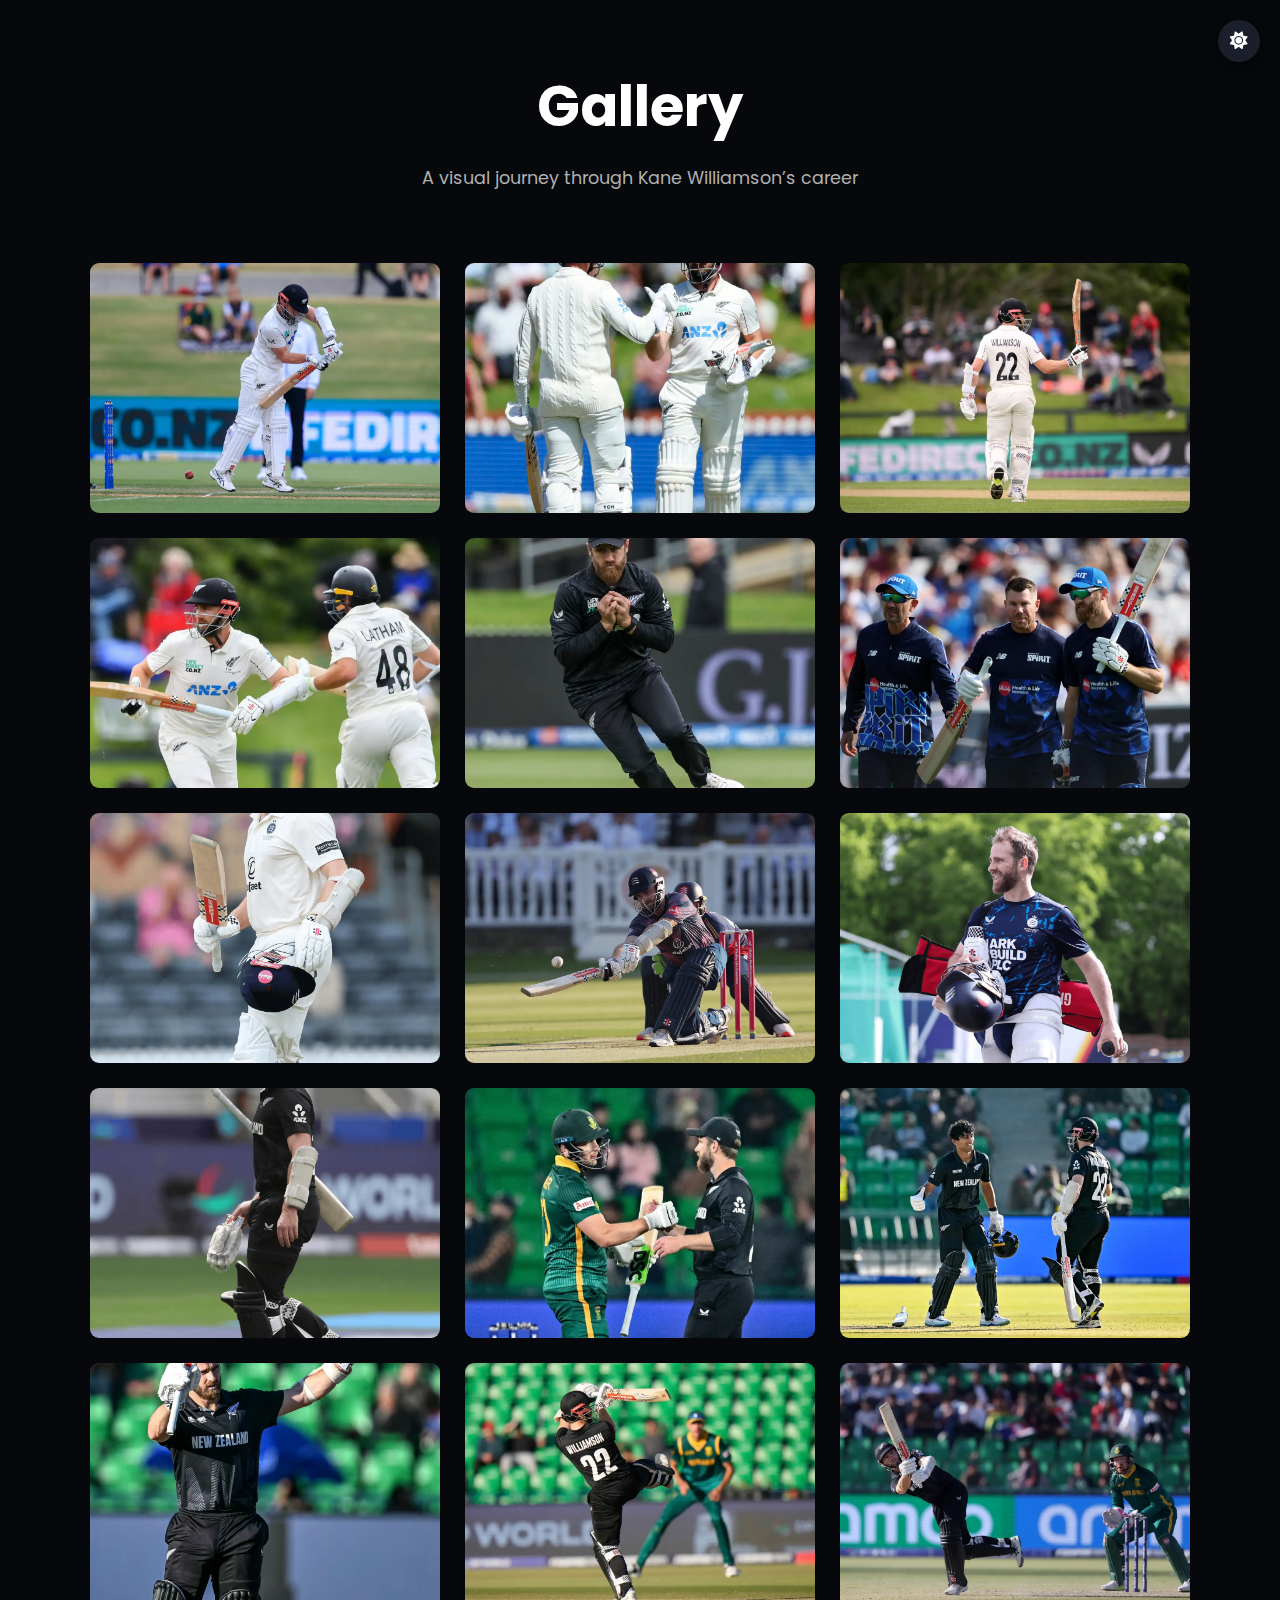
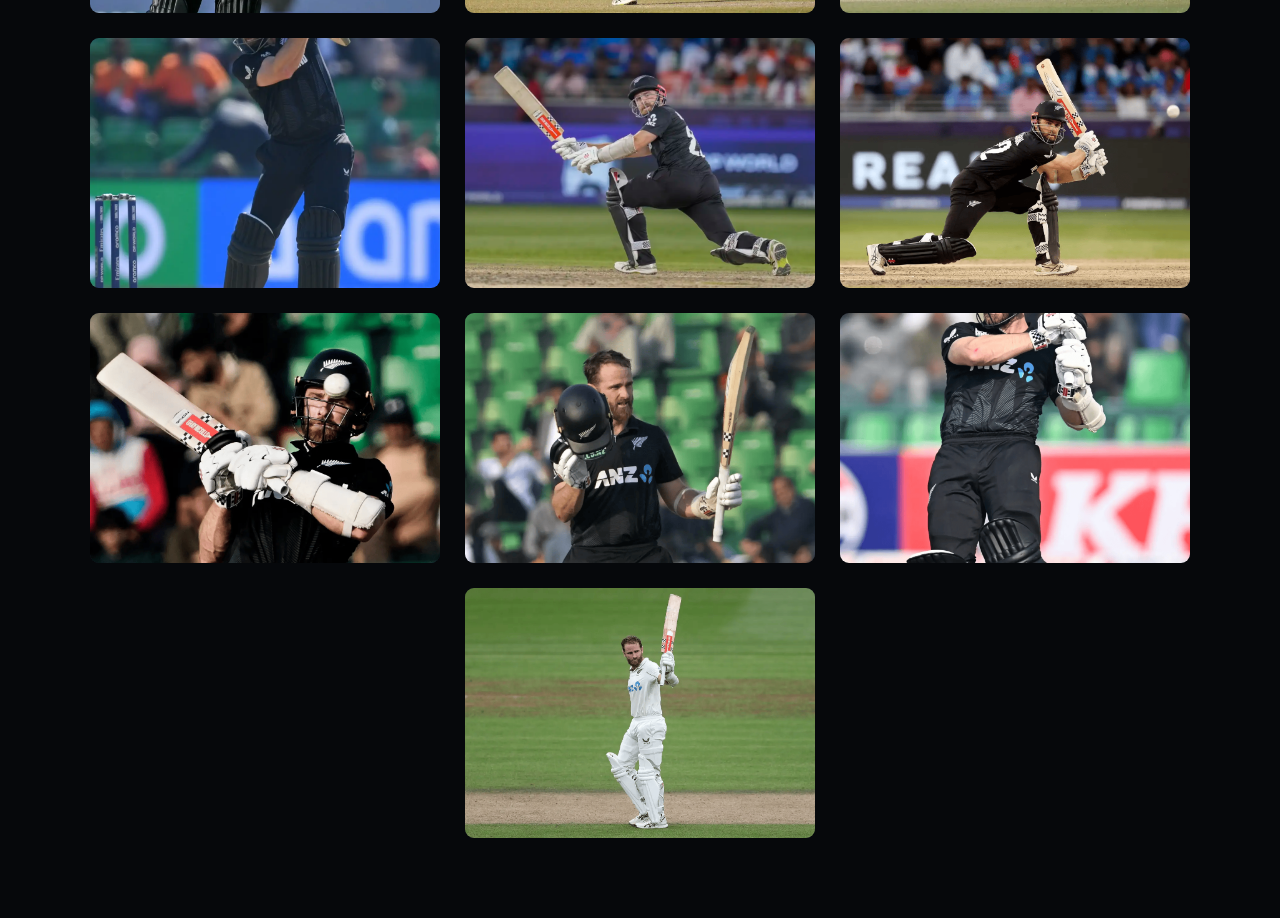
<file: gallery.html>
<!DOCTYPE html>
<html lang="en">
<head>
  <meta charset="UTF-8" />
  <title>Kane Williamson | Gallery</title>


  <link rel="stylesheet" href="gallery.css"/>


  <link rel="stylesheet" href="https://cdnjs.cloudflare.com/ajax/libs/font-awesome/6.5.0/css/all.min.css">
  



</head>
<body>


    <button class="theme-toggle" id="themeToggle">
        <i class="fa-solid fa-sun"></i>
    </button>
  <header class="gallery-header">
    <h1>Gallery</h1>
    <p>A visual journey through Kane Williamson’s career</p>
  </header>

  
  <section class="gallery-section">

    <div class="gallery-container">

      <!-- Images 4 → 25 -->
      <div class="gallery-item"><img src="assets/4.png" alt="Kane Williamson"></div>
      <div class="gallery-item"><img src="assets/5.png" alt="Kane Williamson"></div>
      <div class="gallery-item"><img src="assets/6.png" alt="Kane Williamson"></div>
      <div class="gallery-item"><img src="assets/7.png" alt="Kane Williamson"></div>
      <div class="gallery-item"><img src="assets/8.png" alt="Kane Williamson"></div>
      <div class="gallery-item"><img src="assets/9.png" alt="Kane Williamson"></div>

      <div class="gallery-item"><img src="assets/10.png" alt="Kane Williamson"></div>
      <div class="gallery-item"><img src="assets/11.png" alt="Kane Williamson"></div>
      <div class="gallery-item"><img src="assets/12.png" alt="Kane Williamson"></div>
      <div class="gallery-item"><img src="assets/13.png" alt="Kane Williamson"></div>
      <div class="gallery-item"><img src="assets/14.png" alt="Kane Williamson"></div>
      <div class="gallery-item"><img src="assets/15.png" alt="Kane Williamson"></div>

      <div class="gallery-item"><img src="assets/16.png" alt="Kane Williamson"></div>
      <div class="gallery-item"><img src="assets/17.png" alt="Kane Williamson"></div>
      <div class="gallery-item"><img src="assets/18.png" alt="Kane Williamson"></div>
      <div class="gallery-item"><img src="assets/19.png" alt="Kane Williamson"></div>
      <div class="gallery-item"><img src="assets/20.png" alt="Kane Williamson"></div>
      <div class="gallery-item"><img src="assets/21.png" alt="Kane Williamson"></div>

      <div class="gallery-item"><img src="assets/22.png" alt="Kane Williamson"></div>
      <div class="gallery-item"><img src="assets/23.png" alt="Kane Williamson"></div>
      <div class="gallery-item"><img src="assets/24.png" alt="Kane Williamson"></div>
      <div class="gallery-item"><img src="assets/25.png" alt="Kane Williamson"></div>

    </div>

  </section>
  <script>
        const toggleBtn = document.getElementById("themeToggle");
        const body = document.body;
        const icon = toggleBtn.querySelector("i");

        toggleBtn.addEventListener("click", () => {
            body.classList.toggle("light-mode");

            // Switch icon
            if (body.classList.contains("light-mode")) {
            icon.classList.remove("fa-sun");
            icon.classList.add("fa-moon");
            } else {
            icon.classList.remove("fa-moon");
            icon.classList.add("fa-sun");
            }
        });
    </script>

</body>
</html>
</file>
<file: gallery.css>
/* RESET */

@import url('https://fonts.googleapis.com/css2?family=Anton&family=BBH+Bartle&family=Geom:ital,wght@0,300..900;1,300..900&family=Lexend:wght@100..900&family=Montserrat:ital,wght@0,100..900;1,100..900&family=Poppins:ital,wght@0,100;0,200;0,300;0,400;0,500;0,600;0,700;0,800;0,900;1,100;1,200;1,300;1,400;1,500;1,600;1,700;1,800;1,900&display=swap');

* {
  margin: 0;
  padding: 0;
  box-sizing: border-box;
  font-family: 'Poppins';
}

body {
  background-color: #06080b;
  color: #ffffff;
  font-family: system-ui, -apple-system, BlinkMacSystemFont, sans-serif;
}

/* HEADER */
.gallery-header {
  text-align: center;
  padding: 4rem 1.5rem 2.5rem;
}

.gallery-header h1 {
  font-size: 3.5rem;
  font-weight: 700;
  margin-bottom: 1rem;
}

.gallery-header p {
  font-size: 1.1rem;
  color: #b0b0b0;
}

/* GALLERY SECTION */
.gallery-section {
  padding: 2rem 3rem 5rem;
}

/* FLEX CONTAINER */
.gallery-container {
  display: flex;
  flex-wrap: wrap;
  justify-content: center;
  gap: 25px;
}

/* IMAGE CARD */
.gallery-item {
  width: 350px;
  height: 250px;
  border-radius: 9px;
  overflow: hidden;
  background-color: #1a1f2b;
  transition: transform 0.3s ease, box-shadow 0.3s ease;
}

/* IMAGE */
.gallery-item img {
  width: 100%;
  height: 100%;
  object-fit: cover;
}

/* HOVER EFFECT */
.gallery-item:hover {
  transform: translateY(-6px) scale(1.03);
  box-shadow: 0 18px 40px rgba(0, 0, 0, 0.6);
}

.theme-toggle {
  position: fixed;
  top: 20px;
  right: 20px;

  width: 42px;
  height: 42px;
  border-radius: 50%;

  border: none;
  background-color: #1a1f2b;
  color: #fff;

  display: flex;
  align-items: center;
  justify-content: center;

  cursor: pointer;
  font-size: 1.1rem;

  box-shadow: 0 6px 20px rgba(0, 0, 0, 0.5);
  transition: background 0.3s ease, color 0.3s ease;
}


body.light-mode {
  background-color: #f5f6fa;
  color: #111;
}

body.light-mode .gallery-header p {
  color: #444;
}

body.light-mode .gallery-item {
  background-color: #ffffff;
  box-shadow: 0 10px 25px rgba(0, 0, 0, 0.15);
}

body.light-mode .theme-toggle {
  background-color: #ffffff;
  color: #111;
}
</file>
